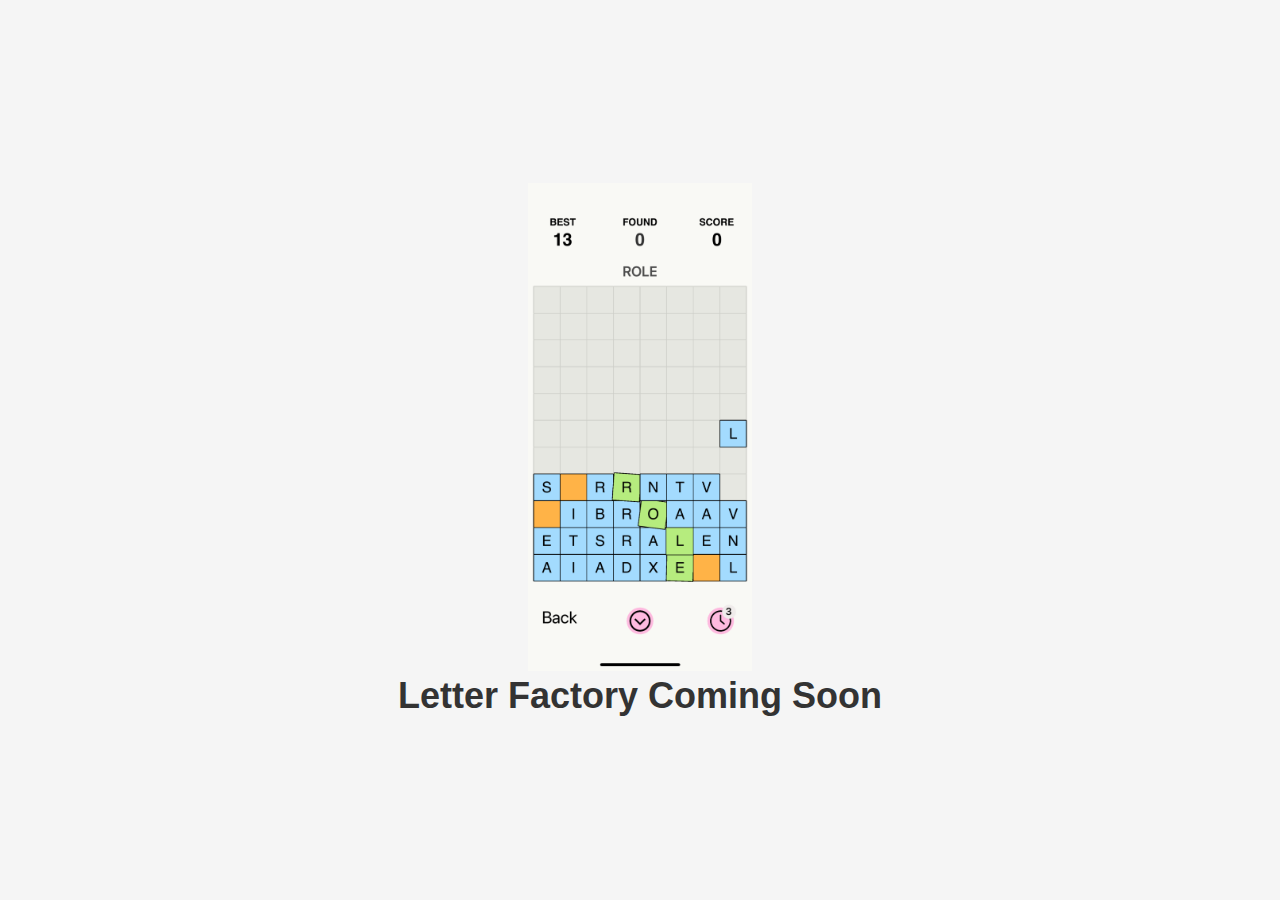
<file: letterfactory/index.html>
<!DOCTYPE html>
<html lang="en">
<head>
    <meta charset="UTF-8">
    <meta name="viewport" content="width=device-width, initial-scale=1.0">
    <title>Letter Factory Coming Soon</title>
    <style>
        body {
            margin: 0;
            padding: 0;
            font-family: Arial, sans-serif;
            background-color: #f5f5f5;
            display: flex;
            flex-direction: column;
            align-items: center;
            justify-content: center;
            height: 100vh;
            text-align: center;
        }
        .text {
            font-size: 36px;
            font-weight: bold;
            color: #333;
            margin-bottom: 0px;
        }
        .image {
            max-width: 20%;
            height: auto;
        }
    </style>
</head>
<body>
    <div class="container">
        <img src="IMG_2276.PNG" alt="Letter Factory" class="image">
        <div class="text">Letter Factory Coming Soon</div>
    </div>
</body>
</html>
</file>
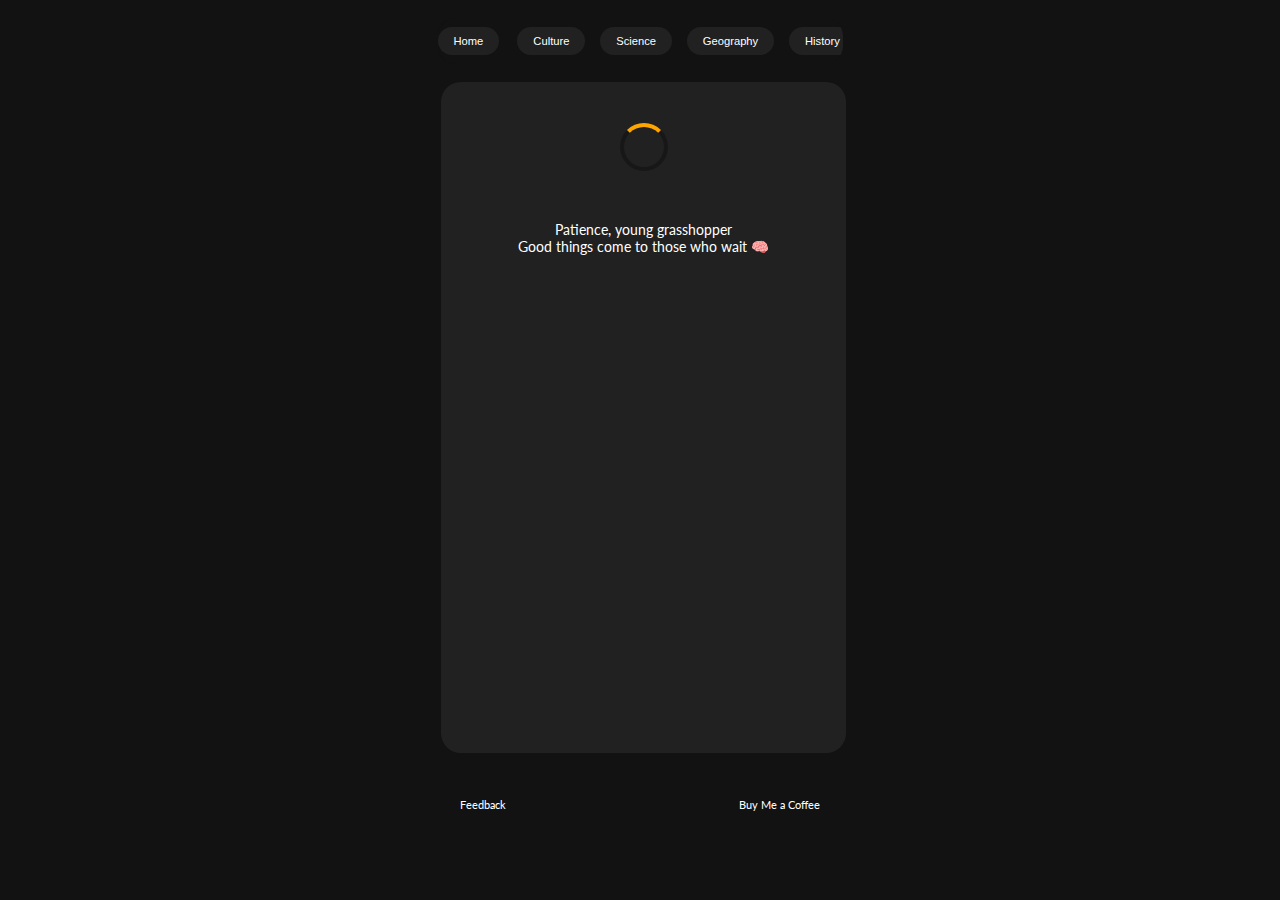
<file: OnlyFacts/index.html>
<!DOCTYPE html>
<html lang="en">
<head>
      <!-- Google tag (gtag.js) -->
    <script async src="https://www.googletagmanager.com/gtag/js?id=G-H3Q3ENHCF7"></script>
    <script>
      window.dataLayer = window.dataLayer || [];
      function gtag(){dataLayer.push(arguments);}
      gtag('js', new Date());
    
      gtag('config', 'G-H3Q3ENHCF7');
    </script>
    <meta charset="UTF-8">
    <meta name="viewport" content="width=device-width, initial-scale=1.0, viewport-fit=cover">
    <link rel="stylesheet" href="styles.css">
    <meta name="description" content="OnlyFacts- Explore a world of endless facts in Science, Culture, Geography, and History on OnlyFacts. Share your favorite facts and expand your knowledge today. Endless Wikipedia Facts">
    <link rel="preconnect" href="https://fonts.googleapis.com">
<link rel="preconnect" href="https://fonts.gstatic.com" crossorigin>
<link href="https://fonts.googleapis.com/css2?family=Lato:wght@300;400&display=swap" rel="stylesheet">
<link rel="icon" href="favicon.png" type="image/x-icon">
    <title>OnlyFacts - Explore the world of knowledge with endless Facts (Endless Wikipedia Facts) </title>
</head>
<body>
    <header>
        <div class="category-nav-container">
            <div class="static-button">
                <button id="home-button">Home</button>
            </div>
            <div class="scrollable-buttons">
                <button class="category-button" data-category="Culture">Culture</button>
                <button class="category-button" data-category="Science">Science</button>
                <button class="category-button" data-category="Geography">Geography</button>
                <button class="category-button" data-category="History">History</button>
            </div>
        </div>       
    </header>
    <main>
        <article class="fact-container" id="fact-container">

            <!-- Fact cards will be dynamically added here -->
        </article>
    </main>
    <div class="peek" id="peek"></div>
    <footer>
        <div class="footer-content">
            <p><a href="https://forms.gle/82sk7tSJKCuyRSfE6">Feedback</a></p>
            <p><a href="https://www.buymeacoffee.com/nbihstudios" target="_blank" rel="noopener noreferrer">Buy Me a Coffee</a></p>
        </div>
    </footer>               
    <script src="script.js"></script>
</body>
</html>
</file>
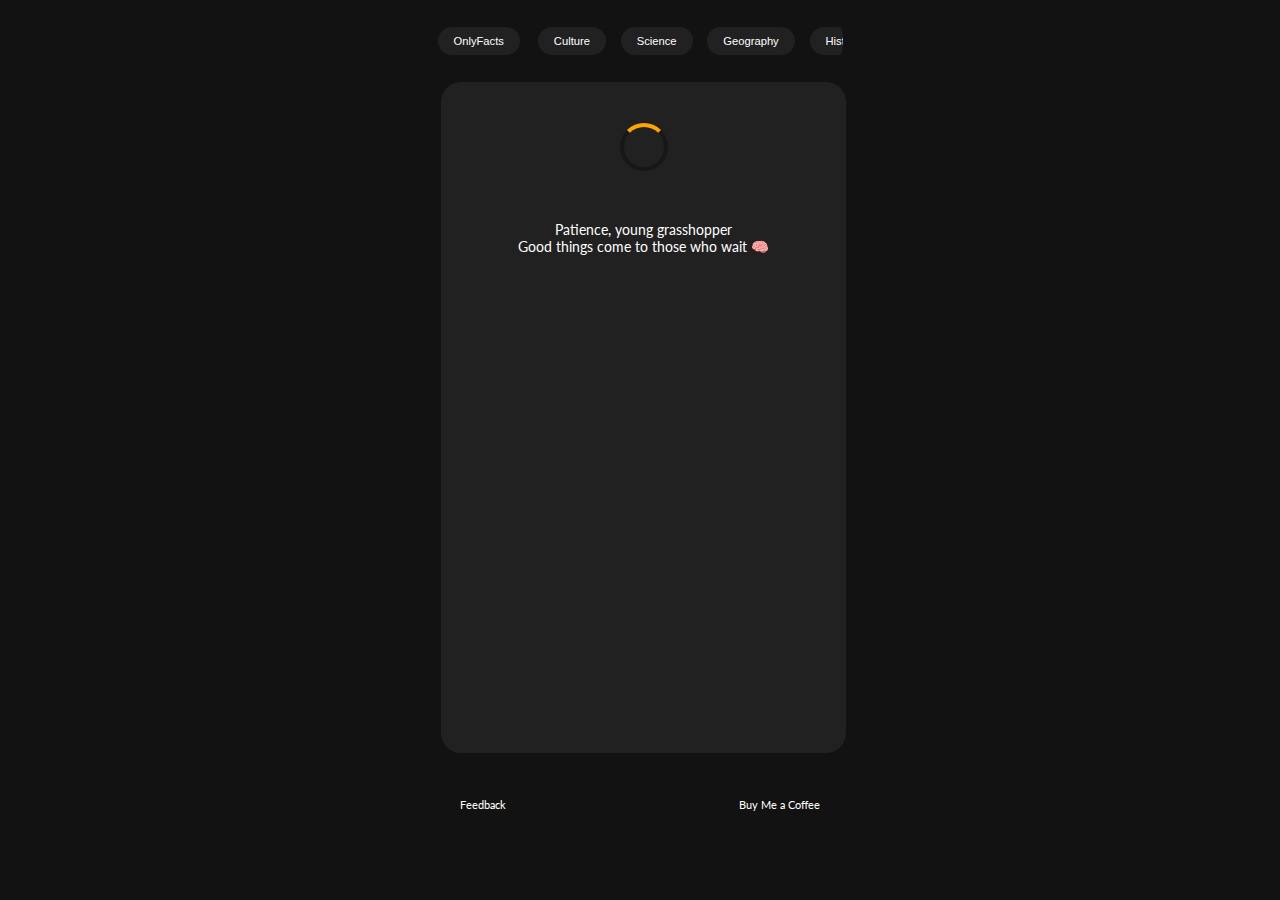
<file: onlyfacts/index.html>
<!DOCTYPE html>
<html lang="en">
<head>
      <!-- Google tag (gtag.js) -->
    <script async src="https://www.googletagmanager.com/gtag/js?id=G-H3Q3ENHCF7"></script>
    <script>
      window.dataLayer = window.dataLayer || [];
      function gtag(){dataLayer.push(arguments);}
      gtag('js', new Date());
    
      gtag('config', 'G-H5LBX7R1F5');
    </script>
    <meta charset="UTF-8">
    <meta name="viewport" content="width=device-width, initial-scale=1.0, viewport-fit=cover">
    <link rel="stylesheet" href="styles.css">
    <meta name="description" content="OnlyFacts- Explore a world of endless facts in Science, Culture, Geography, and History on OnlyFacts. Share your favorite facts and expand your knowledge today. Endless Wikipedia Facts">
    <link rel="preconnect" href="https://fonts.googleapis.com">
<link rel="preconnect" href="https://fonts.gstatic.com" crossorigin>
<link href="https://fonts.googleapis.com/css2?family=Lato:wght@300;400&display=swap" rel="stylesheet">
<link rel="icon" href="favicon.png" type="image/x-icon">
    <title>OnlyFacts - Explore the world of knowledge with endless Facts (Endless Wikipedia Facts) </title>
</head>
<body>
    <header>
        <div class="category-nav-container">
            <div class="static-button">
                <button id="home-button">OnlyFacts</button>
            </div>
            <div class="scrollable-buttons">
                <button class="category-button" data-category="Culture">Culture</button>
                <button class="category-button" data-category="Science">Science</button>
                <button class="category-button" data-category="Geography">Geography</button>
                <button class="category-button" data-category="History">History</button>
            </div>
        </div>       
    </header>
    <main>
        <article class="fact-container" id="fact-container">

            <!-- Fact cards will be dynamically added here -->
        </article>
    </main>
    <div class="peek" id="peek"></div>
    <footer>
        <div class="footer-content">
            <p><a href="https://forms.gle/82sk7tSJKCuyRSfE6" target="_blank" rel="noopener noreferrer" >Feedback</a></p>
            <p><a href="https://www.buymeacoffee.com/nbihstudios" target="_blank" rel="noopener noreferrer">Buy Me a Coffee</a></p>
        </div>
    </footer>               
    <script src="script.js"></script>
</body>
</html>
</file>
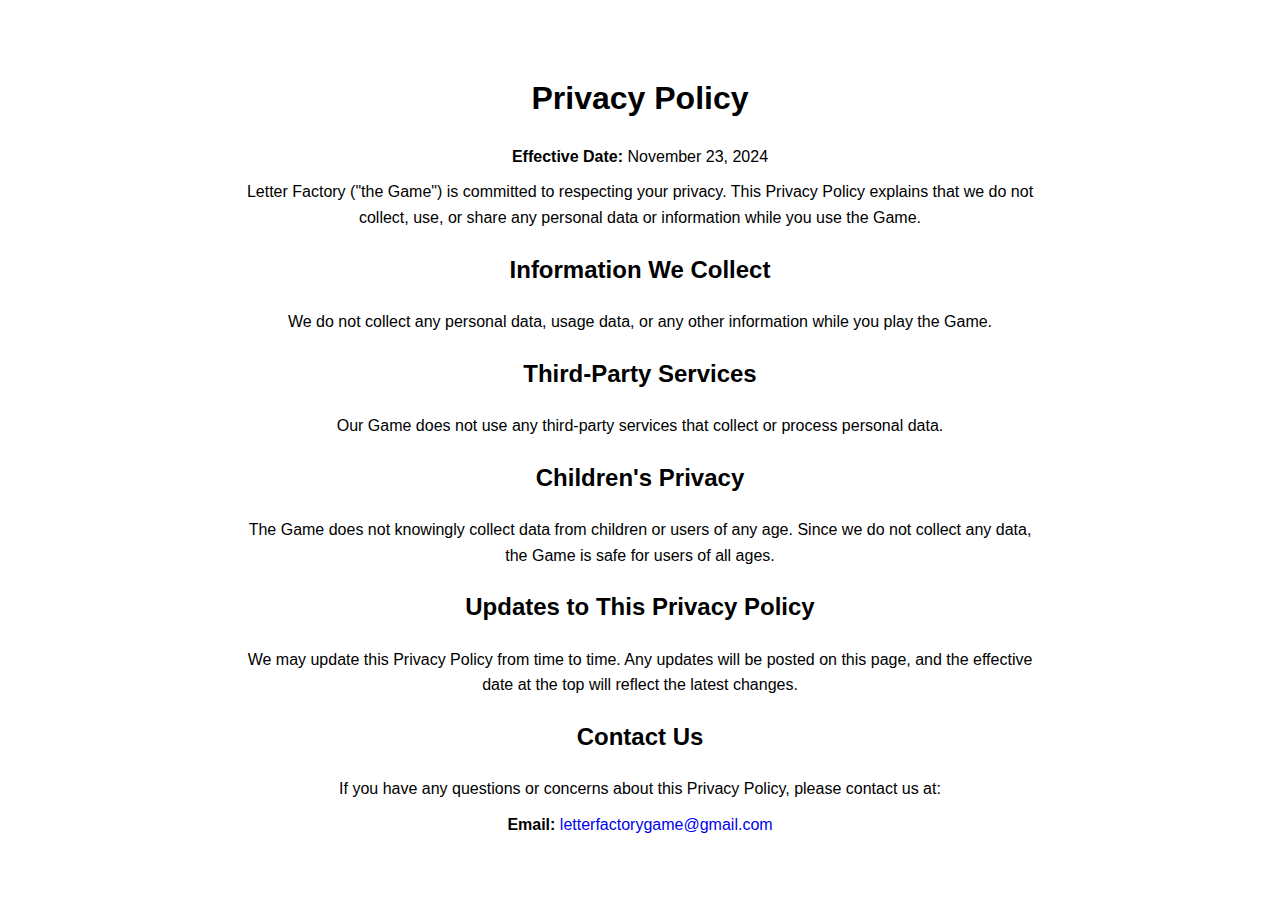
<file: privacy.html>
<!DOCTYPE html>
<html lang="en">
<head>
    <meta charset="UTF-8">
    <meta name="viewport" content="width=device-width, initial-scale=1.0">
    <title>Privacy Policy - Letter Factory</title>
    <style>
        body {
            font-family: Arial, sans-serif;
            margin: 0;
            padding: 0;
            display: flex;
            justify-content: center;
            align-items: center;
            height: 100vh;
            background-color: #ffffff;
            color: #000000;
            line-height: 1.6;
            text-align: center;
        }
        main {
            max-width: 800px;
            padding: 20px;
        }
        h1, h2 {
            margin: 20px 0;
        }
        p {
            margin: 10px 0;
        }
        a {
            color: #0000EE;
            text-decoration: none;
        }
        a:hover {
            text-decoration: underline;
        }
    </style>
</head>
<body>
    <main>
        <h1>Privacy Policy</h1>
        <p><strong>Effective Date:</strong> November 23, 2024</p>
        <p>Letter Factory ("the Game") is committed to respecting your privacy. This Privacy Policy explains that we do not collect, use, or share any personal data or information while you use the Game.</p>

        <h2>Information We Collect</h2>
        <p>We do not collect any personal data, usage data, or any other information while you play the Game.</p>

        <h2>Third-Party Services</h2>
        <p>Our Game does not use any third-party services that collect or process personal data.</p>

        <h2>Children's Privacy</h2>
        <p>The Game does not knowingly collect data from children or users of any age. Since we do not collect any data, the Game is safe for users of all ages.</p>

        <h2>Updates to This Privacy Policy</h2>
        <p>We may update this Privacy Policy from time to time. Any updates will be posted on this page, and the effective date at the top will reflect the latest changes.</p>

        <h2>Contact Us</h2>
        <p>If you have any questions or concerns about this Privacy Policy, please contact us at:</p>
        <p><strong>Email:</strong> <a href="mailto:letterfactorygame@gmail.com">letterfactorygame@gmail.com</a></p>
    </main>
</body>
</html>
</file>
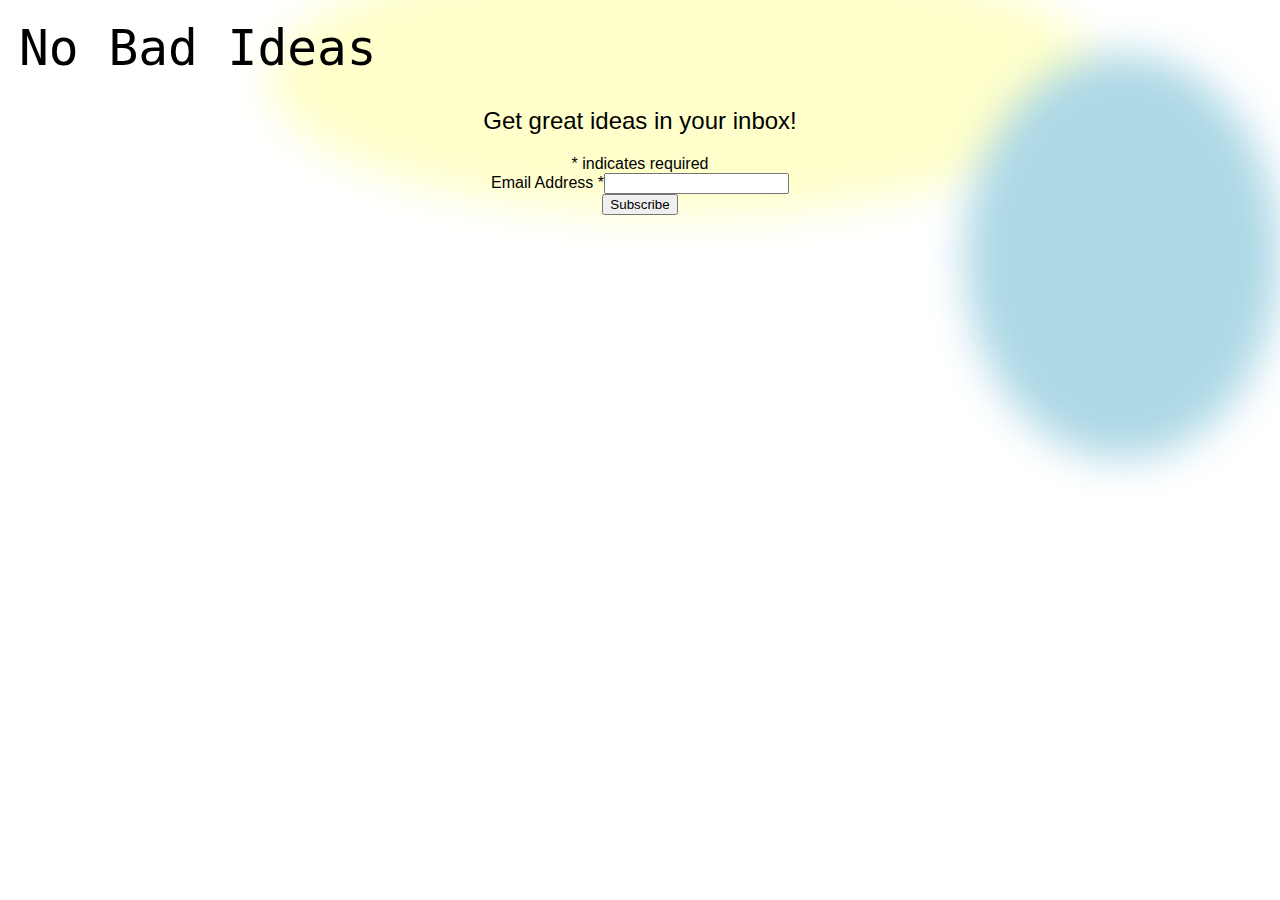
<file: subscribe.html>
<!DOCTYPE html>
<html>
    <head>
          <!-- Google tag (gtag.js) -->
    <script async src="https://www.googletagmanager.com/gtag/js?id=G-H3Q3ENHCF7"></script>
    <script>
      window.dataLayer = window.dataLayer || [];
      function gtag(){dataLayer.push(arguments);}
      gtag('js', new Date());
    
      gtag('config', 'G-H3Q3ENHCF7');
    </script>
        <meta charset="UTF-8">
        <meta name="viewport" content="width=device-width, initial-scale=1">
        <title>No Bad Ideas</title>
        <link rel="icon" type="image/png" href="favicon.png">
        <link rel="stylesheet" type="text/css" href="styles.css">
        <link rel="preconnect" href="https://fonts.googleapis.com">
        <link rel="preconnect" href="https://fonts.gstatic.com" crossorigin>
        <link href="https://fonts.googleapis.com/css2?family=Inter:wght@100;200;400;500;900&family=Lato:wght@300;400&display=swap" rel="stylesheet">
        <meta name="description" content="No Bad Ideas is a creative studio making the world more playful">
    </head>
<body>
    <header>
        <a href="index.html" id="logo">No Bad Ideas</a>  
    </header>
    <div class="subscribe-box">
        <div id="mc_embed_shell">
            <link href="//cdn-images.mailchimp.com/embedcode/classic-061523.css" rel="stylesheet" type="text/css">
      <div id="mc_embed_signup">
          <form action="https://nobadideashere.us7.list-manage.com/subscribe/post?u=1ef1b89c37e790555ef08d041&amp;id=02047afe64&amp;f_id=00c8f6e3f0" method="post" id="mc-embedded-subscribe-form" name="mc-embedded-subscribe-form" class="validate" target="_blank">
              <div id="mc_embed_signup_scroll"><h2 style="font-weight: normal;">Get great ideas in your inbox!</h2>
                  <div class="indicates-required"><span class="asterisk">*</span> indicates required</div>
                  <div class="mc-field-group"><label for="mce-EMAIL">Email Address <span class="asterisk">*</span></label><input type="email" name="EMAIL" class="required email" id="mce-EMAIL" required="" value=""></div>
              <div id="mce-responses" class="clear foot">
                  <div class="response" id="mce-error-response" style="display: none;"></div>
                  <div class="response" id="mce-success-response" style="display: none;"></div>
              </div>
          <div aria-hidden="true" style="position: absolute; left: -5000px;">
              /* real people should not fill this in and expect good things - do not remove this or risk form bot signups */
              <input type="text" name="b_1ef1b89c37e790555ef08d041_02047afe64" tabindex="-1" value="">
          </div>
              <div class="optionalParent">
                  <div class="clear foot">
                      <input type="submit" name="subscribe" id="mc-embedded-subscribe" class="button" value="Subscribe">
                  </div>
              </div>
          </div>
      </form>
      </div>
      <script type="text/javascript" src="//s3.amazonaws.com/downloads.mailchimp.com/js/mc-validate.js"></script><script type="text/javascript">(function($) {window.fnames = new Array(); window.ftypes = new Array();fnames[0]='EMAIL';ftypes[0]='email';fnames[1]='FNAME';ftypes[1]='text';fnames[2]='LNAME';ftypes[2]='text';fnames[3]='ADDRESS';ftypes[3]='address';fnames[4]='PHONE';ftypes[4]='phone';fnames[5]='BIRTHDAY';ftypes[5]='birthday';}(jQuery));var $mcj = jQuery.noConflict(true);</script></div>
    </div>
</body>
</html>
</file>
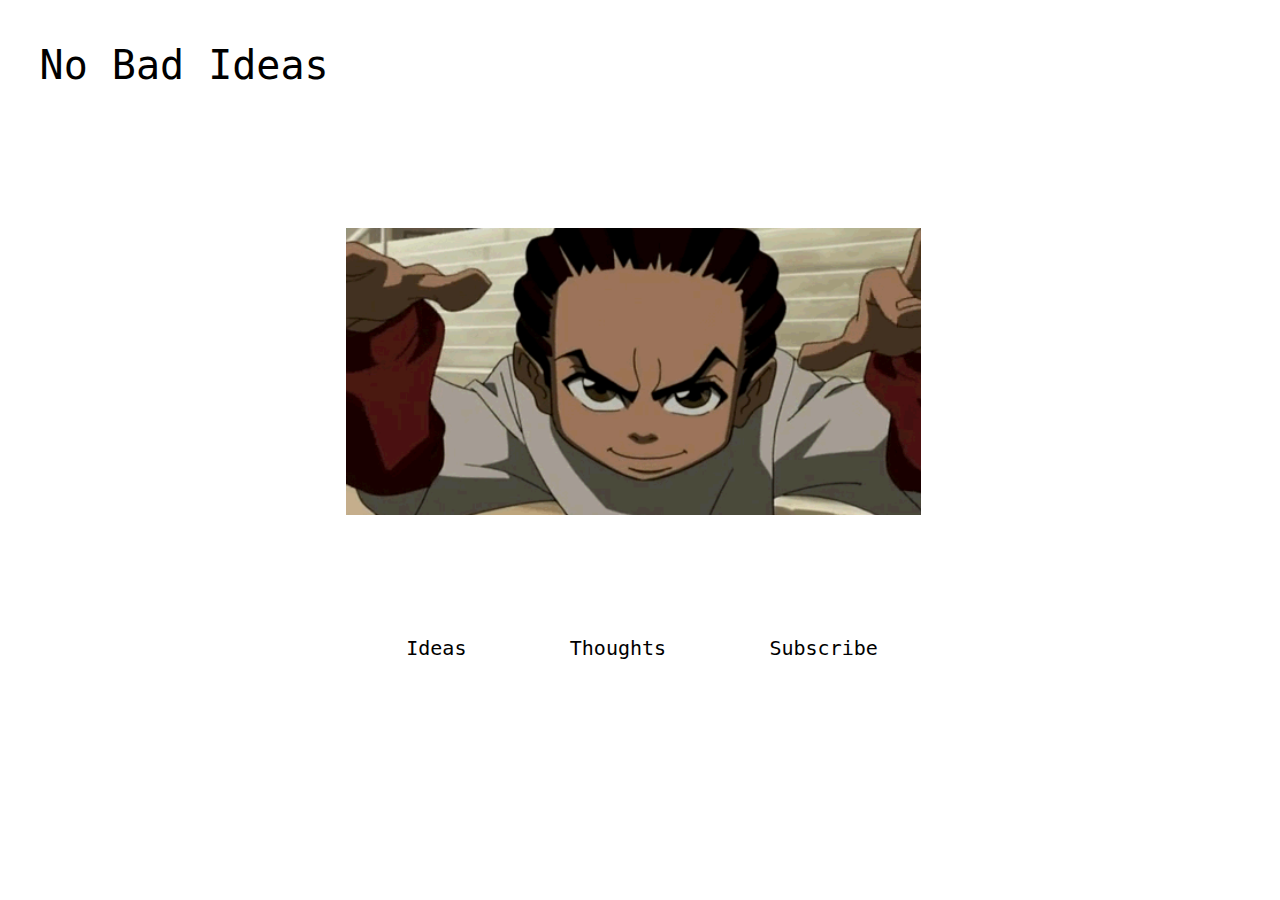
<file: thoughts.html>
<!DOCTYPE html>
<html lang="en">
<head>
    <meta charset="UTF-8">
    <meta name="viewport" content="width=device-width, initial-scale=1.0">
    <title>No Bad Ideas</title>
    <link rel="stylesheet" type="text/css" href="thoughts.css">
    <link rel="icon" type="image/png" href="favicon.png"/>
</head>
<body>
    <div class="topnav">
        <a href="index.html" class="home">No Bad Ideas</a>
    </div>
    <div class="gif">
        <img src="boondocks.GIF" alt="Matrix gif" class="image">
    </div>
    

    <footer>
        <div class="footerlinks">
            <ul>
                <li><a href="ideas.html">Ideas</a></li>
                <li><a href="thoughts.html">Thoughts</a></li>
                <li><a href="subscribe.html">Subscribe</a></li>     
            </ul>
            
        </div>
</body>
</html>
</file>
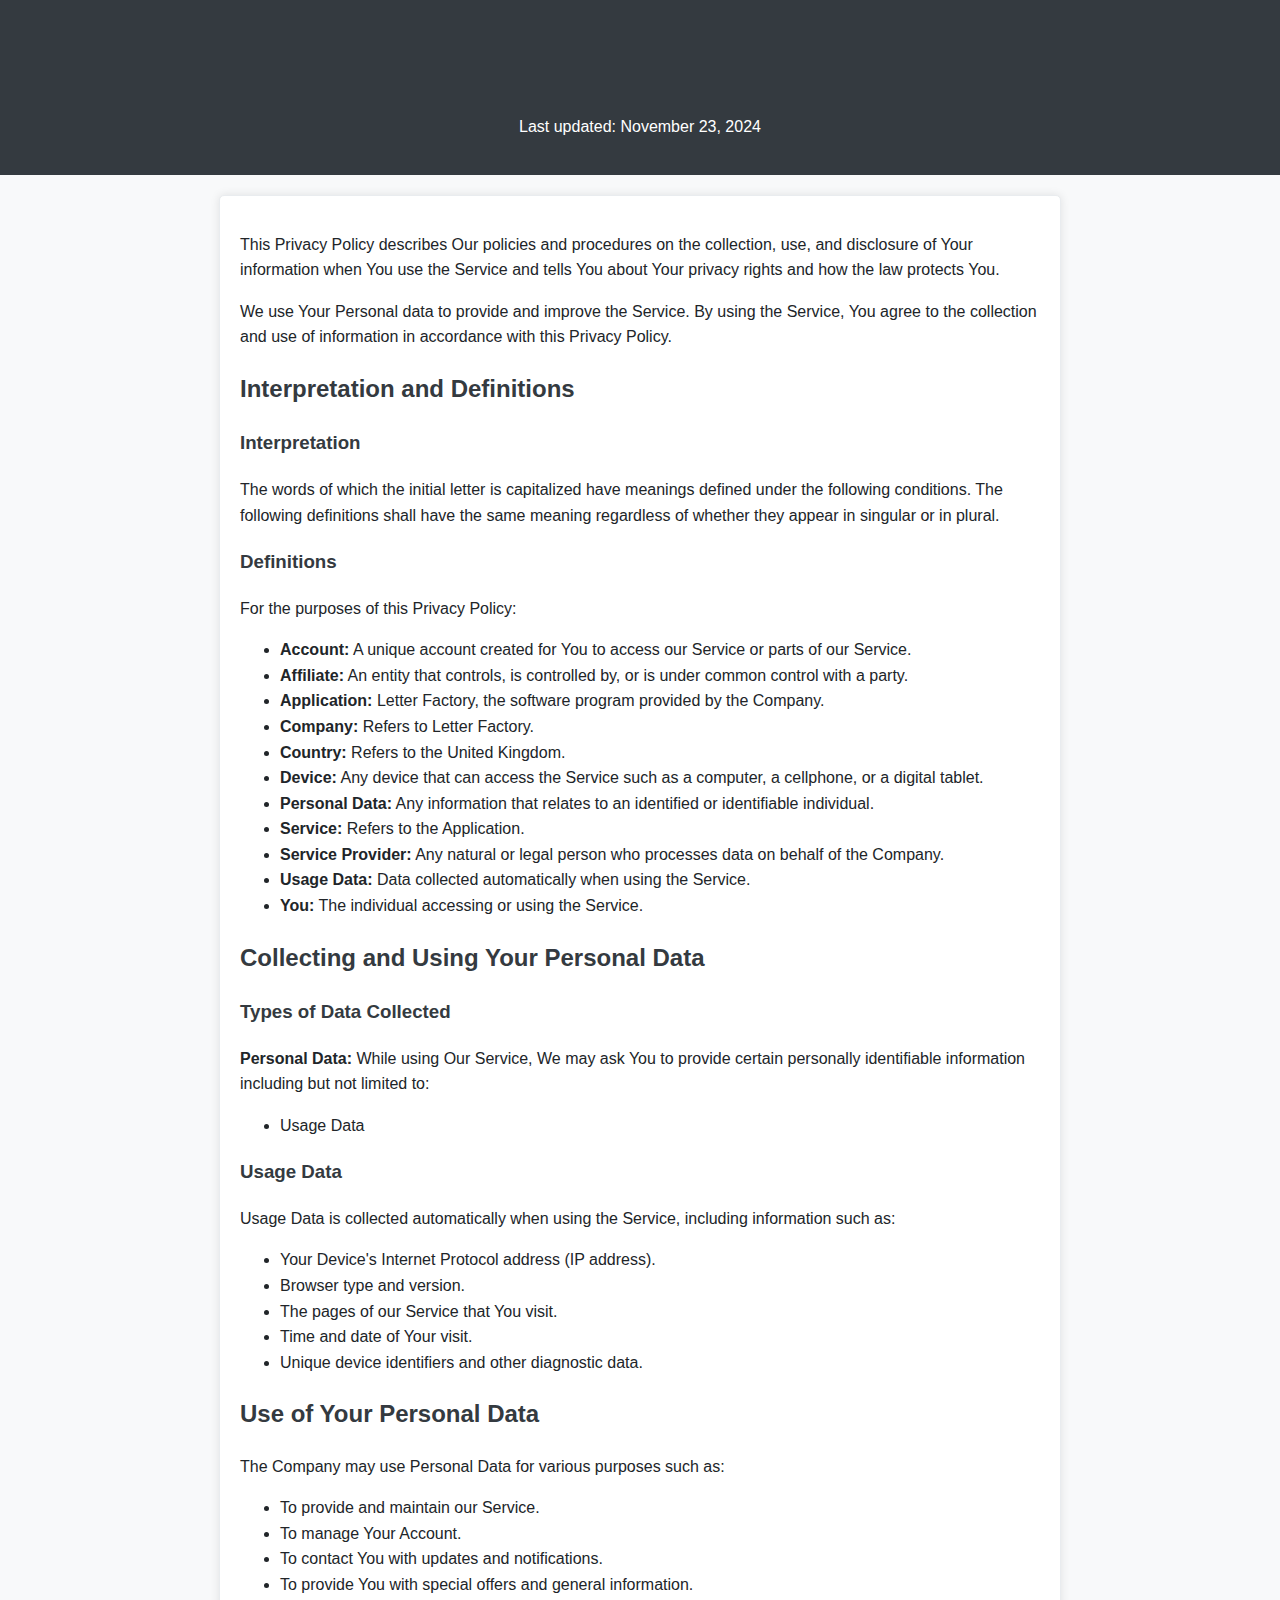
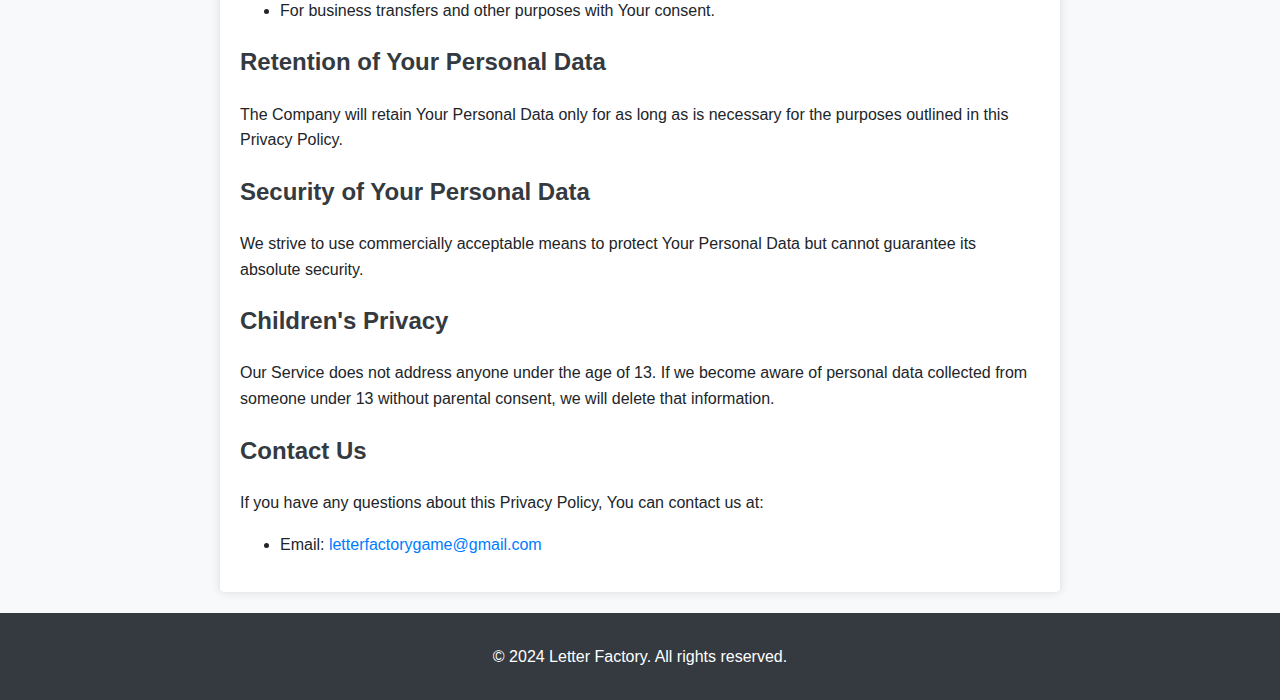
<file: letterfactory/privacy.html>
<!DOCTYPE html>
<html lang="en">
<head>
    <meta charset="UTF-8">
    <meta name="viewport" content="width=device-width, initial-scale=1.0">
    <title>Privacy Policy - Letter Factory</title>
    <style>
        body {
            font-family: Arial, sans-serif;
            margin: 0;
            padding: 0;
            background-color: #f8f9fa;
            color: #212529;
            line-height: 1.6;
        }
        header {
            background-color: #343a40;
            color: #ffffff;
            padding: 20px 15px;
            text-align: center;
        }
        main {
            max-width: 800px;
            margin: 20px auto;
            padding: 20px;
            background: #ffffff;
            border: 1px solid #e9ecef;
            border-radius: 5px;
            box-shadow: 0 0 10px rgba(0, 0, 0, 0.1);
        }
        h1, h2, h3 {
            color: #343a40;
        }
        h1 {
            font-size: 2rem;
        }
        h2 {
            font-size: 1.5rem;
            margin-top: 20px;
        }
        ul, p {
            margin-bottom: 15px;
        }
        a {
            color: #007bff;
            text-decoration: none;
        }
        a:hover {
            text-decoration: underline;
        }
        footer {
            text-align: center;
            padding: 15px;
            background-color: #343a40;
            color: #ffffff;
            margin-top: 20px;
        }
    </style>
</head>
<body>
    <header>
        <h1>Privacy Policy</h1>
        <p>Last updated: November 23, 2024</p>
    </header>
    <main>
        <p>This Privacy Policy describes Our policies and procedures on the collection, use, and disclosure of Your information when You use the Service and tells You about Your privacy rights and how the law protects You.</p>
        <p>We use Your Personal data to provide and improve the Service. By using the Service, You agree to the collection and use of information in accordance with this Privacy Policy.</p>
        
        <h2>Interpretation and Definitions</h2>
        <h3>Interpretation</h3>
        <p>The words of which the initial letter is capitalized have meanings defined under the following conditions. The following definitions shall have the same meaning regardless of whether they appear in singular or in plural.</p>

        <h3>Definitions</h3>
        <p>For the purposes of this Privacy Policy:</p>
        <ul>
            <li><strong>Account:</strong> A unique account created for You to access our Service or parts of our Service.</li>
            <li><strong>Affiliate:</strong> An entity that controls, is controlled by, or is under common control with a party.</li>
            <li><strong>Application:</strong> Letter Factory, the software program provided by the Company.</li>
            <li><strong>Company:</strong> Refers to Letter Factory.</li>
            <li><strong>Country:</strong> Refers to the United Kingdom.</li>
            <li><strong>Device:</strong> Any device that can access the Service such as a computer, a cellphone, or a digital tablet.</li>
            <li><strong>Personal Data:</strong> Any information that relates to an identified or identifiable individual.</li>
            <li><strong>Service:</strong> Refers to the Application.</li>
            <li><strong>Service Provider:</strong> Any natural or legal person who processes data on behalf of the Company.</li>
            <li><strong>Usage Data:</strong> Data collected automatically when using the Service.</li>
            <li><strong>You:</strong> The individual accessing or using the Service.</li>
        </ul>

        <h2>Collecting and Using Your Personal Data</h2>
        <h3>Types of Data Collected</h3>
        <p><strong>Personal Data:</strong> While using Our Service, We may ask You to provide certain personally identifiable information including but not limited to:</p>
        <ul>
            <li>Usage Data</li>
        </ul>

        <h3>Usage Data</h3>
        <p>Usage Data is collected automatically when using the Service, including information such as:</p>
        <ul>
            <li>Your Device's Internet Protocol address (IP address).</li>
            <li>Browser type and version.</li>
            <li>The pages of our Service that You visit.</li>
            <li>Time and date of Your visit.</li>
            <li>Unique device identifiers and other diagnostic data.</li>
        </ul>

        <h2>Use of Your Personal Data</h2>
        <p>The Company may use Personal Data for various purposes such as:</p>
        <ul>
            <li>To provide and maintain our Service.</li>
            <li>To manage Your Account.</li>
            <li>To contact You with updates and notifications.</li>
            <li>To provide You with special offers and general information.</li>
            <li>For business transfers and other purposes with Your consent.</li>
        </ul>

        <h2>Retention of Your Personal Data</h2>
        <p>The Company will retain Your Personal Data only for as long as is necessary for the purposes outlined in this Privacy Policy.</p>

        <h2>Security of Your Personal Data</h2>
        <p>We strive to use commercially acceptable means to protect Your Personal Data but cannot guarantee its absolute security.</p>

        <h2>Children's Privacy</h2>
        <p>Our Service does not address anyone under the age of 13. If we become aware of personal data collected from someone under 13 without parental consent, we will delete that information.</p>

        <h2>Contact Us</h2>
        <p>If you have any questions about this Privacy Policy, You can contact us at:</p>
        <ul>
            <li>Email: <a href="mailto:letterfactorygame@gmail.com">letterfactorygame@gmail.com</a></li>
        </ul>
    </main>
    <footer>
        <p>&copy; 2024 Letter Factory. All rights reserved.</p>
    </footer>
</body>
</html>
</file>
<file: OnlyFacts/styles.css>
/* styles.css */
body {
    font-family: 'Lato', Arial, sans-serif;
    color: white;
    margin: 0;
    padding: 0;
    display: flex;
    flex-direction: column; /* Ensure flex children stack vertically */
    align-items: center; /* Center horizontally */
    height: 100vh;
    background-color: #121212; /* Default to light mode background */
    overflow: hidden; /* Hide default scrollbar */
}

body::-webkit-scrollbar {
    width: 0.5em; /* Adjust as needed */
}

.fact-container {
    font-size: 0.9rem;
    font-weight: 400;
    text-align: center;
    width: 45vh;
    padding-left: 0.5em;
    background-color: #121212;
    overflow-y: scroll;
    scroll-snap-type: y mandatory;
    max-height: 83vh;
    margin-top: 2vh; /* Add margin-top to separate it from the navigation bar */

}

.fact-text {
    margin-bottom: 2vh; /* Adjust this value to control the spacing */
    padding: 2vh;
    margin-top: 2.5vh;
    max-width: 85%;
    margin: 2.5vh auto 2vh auto;
}

/* Hide scrollbar for webkit-based browsers inside .fact-container */
.fact-container::-webkit-scrollbar {
    width: 0.5em; /* Adjust as needed */
}

#fact-container {
    scroll-behavior: smooth;
    /* Other styles for your fact container */
}



.max-image-size {
    max-width: 70%; /* Adjust as needed based on your container size */
    max-height: 30%;
    object-fit: contain;
    overflow: hidden;
    margin: 0 auto 2vh;
    display: block;
}

.fact-card {
    margin-bottom: 3.5vh;
    min-height: 74.5vh;
    background-color:#212121;
    border-radius: 2.2vh;
    scroll-snap-align: start;
    display: flex;
    flex-direction: column;
    justify-content: flex-start; /* Adjust this property */
    overflow: hidden; /* Add overflow property */
    color: white;
}




.peek {
    position: absolute;
    bottom: 0;
    width: 100%;
    background-color: var(--peek-background);
    text-align: center;
    padding: 5px 0;
    cursor: pointer;
    transition: background-color 0.2s, opacity 0.2s; /* Add opacity transition */
    opacity: 0; /* Initially hidden */
}

.peek span {
    color: #888;
}



.loading-indicator {
    display: none; /* Initially hidden */
    position: absolute;
    top: 50%;
    left: 50%;
    transform: translate(-50%, -50%);
    background-color: rgba(255, 255, 255, 0.8);
    padding: 10px;
    border-radius: 5px;
    box-shadow: 0 0 10px rgba(0, 0, 0, 0.2);
}

.loading-message {
    height: 60vh;
    padding: 20px;
    background-color: green; /* Default to light mode background */
    border-radius: 10px;
    box-shadow: 0 2px 4px rgba(0, 0, 0, 0.1);
    scroll-snap-align: start; /* Snap each card to the start of the container */
    display: flex;
    max-width: 45vh;
    flex-direction: column;
    justify-content: space-between; /* Space between image and text */

    /* Add margin-top and margin-bottom to control spacing */
    margin-top: 10px; /* Adjust this value for top spacing */
    margin-bottom: 10px; /* Adjust this value for bottom spacing */

    /* Animation properties */
    animation: loadingAnimation 1s ease-in-out infinite;
}


@keyframes loadingAnimation {
    0% {
        transform: scale(1);
    }
    50% {
        transform: scale(1.1);
    }
    100% {
        transform: scale(1);
    }
}

/* Add a new class to control spacing */
.message-container {
    margin-top: 10px; /* Adjust this value for spacing */
    margin-bottom: 10px; /* Adjust this value for spacing */
}


.loading-spinner {
    margin: 10% auto;
    width: 40px;
    height: 40px;
    border: 4px solid rgba(0, 0, 0, 0.3);
    border-top: 4px solid #FFA500; /* Color of the spinner */
    border-radius: 50%;
    animation: spin 1s linear infinite;
}

@keyframes spin {
    0% {
        transform: rotate(0deg);
    }
    100% {
        transform: rotate(360deg);
    }
}

.category-nav-container {
    overflow-x: auto; /* Enable horizontal scrolling */
    white-space: nowrap; /* Prevent button text from wrapping */
    -ms-overflow-style: none; /* Hide scrollbar in Internet Explorer */
    scrollbar-width: none; /* Hide scrollbar in Firefox */
    background-color: #121212;
    border-radius: 2vh;
    position: sticky;
    top: 0;
    margin-top: 2vh;
    z-index: 2;
    display: flex;
    justify-content: space-between;
    width: 45vh; /* Take full width of the container */
}

/* Hide the scrollbar for other browsers */
.category-nav-container::-webkit-scrollbar {
    display: none;
}

/* Hide the scrollbar for Firefox */
.category-nav-container {
    scrollbar-width: none;
}

.static-button {
    padding: 1vh 0vh 1vh 0vh; /* Add padding to the static button container */
    background-color: #121212;
}

/* Add CSS to style the category navigation */
.category-nav, #home-button {
    display: inline-block; /* Display buttons inline */
    padding: 10px; /* Add padding to both home and category buttons */
}

#home-button {
    background-color: #212121;
    border: none;
    cursor: pointer;
    padding: 8px 16px;
    border-radius: 3vh; /* Add border-radius for rounded shape */
    font-size: 0.7rem;
    transition: background-color 0.2s, color 0.2s, border-radius 0.2s; /* Add transitions */
    color: white;
    margin-right: 1vh; /* Add some spacing between home and category buttons */
}

.category-button {
    background-color: #212121;
    border: none;
    cursor: pointer;
    padding: 8px 16px;
    border-radius: 3vh; /* Add border-radius for rounded shape */
    font-size: 0.7rem;
    transition: background-color 0.2s, color 0.2s, border-radius 0.2s; /* Add transitions */
    color: white;
    margin-right:1.2vh; /* Add some spacing between category buttons */
}


.category-button:hover {
    background-color: #FFA500; /* Light grey background on hover */
    color: #121212;
}

.category-button:focus {
    outline: none; /* Remove focus outline */
}

.category-button.clicked {
    background-color: #FFA500; /* Orange background when clicked */
    color: var(--text-light);
    border-radius: 15px; /* Maintain the rounded shape when clicked */
}

#home-button:hover {
    background-color: #FFA500; /* Light grey background on hover */
    color: #121212;
}

#home-button:focus {
    outline: none; /* Remove focus outline */
}

#home-button.clicked {
    background-color: #FFA500; /* Orange background when clicked */
    color: var(--text-light);
    border-radius: 15px; /* Maintain the rounded shape when clicked */
}

.scrollable-buttons {
    overflow-x: auto; /* Enable horizontal scrolling for these buttons */
    white-space: nowrap; /* Prevent button text from wrapping */
    padding: 1vh ;
}


/* Style the footer and its content */
footer {
    background-color:  #121212;
    color: white;
    width: 50vh;
    text-align: center;
    display: flex;
    justify-content: space-between;
    align-items: center;
}

.footer-content {
    width: 50vh;
    margin: 0 auto;
    display: flex;
    justify-content: space-between;
    align-items: center;
    background-color:  #121212;
}

/* Style the "Feedback" link */
footer a {
    color: white;
    font-size: 0.7rem;
    text-decoration: none;
    margin-left: 5vh;
    margin-right: 5vh; /* Add right margin to increase spacing */
}

footer p{
        display: block;
        margin-block-start: 1vh;
        margin-block-end: 1vh;
        margin-inline-start: 0px;
        margin-inline-end: 0px;
}
</file>
<file: onlyfacts/styles.css>
/* styles.css */
body {
    font-family: 'Lato', Arial, sans-serif;
    color: white;
    margin: 0;
    padding: 0;
    display: flex;
    flex-direction: column; /* Ensure flex children stack vertically */
    align-items: center; /* Center horizontally */
    height: 100vh;
    background-color: #121212; /* Default to light mode background */
    overflow: hidden; /* Hide default scrollbar */
}

body::-webkit-scrollbar {
    width: 0.5em; /* Adjust as needed */
}

.fact-container {
    font-size: 0.9rem;
    font-weight: 400;
    text-align: center;
    width: 45vh;
    padding-left: 0.5em;
    background-color: #121212;
    overflow-y: scroll;
    scroll-snap-type: y mandatory;
    max-height: 83vh;
    margin-top: 2vh; /* Add margin-top to separate it from the navigation bar */

}

.fact-text {
    margin-bottom: 2vh; /* Adjust this value to control the spacing */
    padding: 2vh;
    margin-top: 2.5vh;
    max-width: 85%;
    margin: 2.5vh auto 2vh auto;
}

/* Hide scrollbar for webkit-based browsers inside .fact-container */
.fact-container::-webkit-scrollbar {
    width: 0.5em; /* Adjust as needed */
}

#fact-container {
    scroll-behavior: smooth;
    /* Other styles for your fact container */
}



.max-image-size {
    max-width: 70%; /* Adjust as needed based on your container size */
    max-height: 30%;
    object-fit: contain;
    overflow: hidden;
    margin: 0 auto 2vh;
    display: block;
}

.fact-card {
    margin-bottom: 3.5vh;
    min-height: 74.5vh;
    background-color:#212121;
    border-radius: 2.2vh;
    scroll-snap-align: start;
    display: flex;
    flex-direction: column;
    justify-content: flex-start; /* Adjust this property */
    overflow: hidden; /* Add overflow property */
    color: white;
}




.peek {
    position: absolute;
    bottom: 0;
    width: 100%;
    background-color: var(--peek-background);
    text-align: center;
    padding: 5px 0;
    cursor: pointer;
    transition: background-color 0.2s, opacity 0.2s; /* Add opacity transition */
    opacity: 0; /* Initially hidden */
}

.peek span {
    color: #888;
}



.loading-indicator {
    display: none; /* Initially hidden */
    position: absolute;
    top: 50%;
    left: 50%;
    transform: translate(-50%, -50%);
    background-color: rgba(255, 255, 255, 0.8);
    padding: 10px;
    border-radius: 5px;
    box-shadow: 0 0 10px rgba(0, 0, 0, 0.2);
}

.loading-message {
    height: 60vh;
    padding: 20px;
    background-color: green; /* Default to light mode background */
    border-radius: 10px;
    box-shadow: 0 2px 4px rgba(0, 0, 0, 0.1);
    scroll-snap-align: start; /* Snap each card to the start of the container */
    display: flex;
    max-width: 45vh;
    flex-direction: column;
    justify-content: space-between; /* Space between image and text */

    /* Add margin-top and margin-bottom to control spacing */
    margin-top: 10px; /* Adjust this value for top spacing */
    margin-bottom: 10px; /* Adjust this value for bottom spacing */

    /* Animation properties */
    animation: loadingAnimation 1s ease-in-out infinite;
}


@keyframes loadingAnimation {
    0% {
        transform: scale(1);
    }
    50% {
        transform: scale(1.1);
    }
    100% {
        transform: scale(1);
    }
}

/* Add a new class to control spacing */
.message-container {
    margin-top: 10px; /* Adjust this value for spacing */
    margin-bottom: 10px; /* Adjust this value for spacing */
}


.loading-spinner {
    margin: 10% auto;
    width: 40px;
    height: 40px;
    border: 4px solid rgba(0, 0, 0, 0.3);
    border-top: 4px solid #FFA500; /* Color of the spinner */
    border-radius: 50%;
    animation: spin 1s linear infinite;
}

@keyframes spin {
    0% {
        transform: rotate(0deg);
    }
    100% {
        transform: rotate(360deg);
    }
}

.category-nav-container {
    overflow-x: auto; /* Enable horizontal scrolling */
    white-space: nowrap; /* Prevent button text from wrapping */
    -ms-overflow-style: none; /* Hide scrollbar in Internet Explorer */
    scrollbar-width: none; /* Hide scrollbar in Firefox */
    background-color: #121212;
    border-radius: 2vh;
    position: sticky;
    top: 0;
    margin-top: 2vh;
    z-index: 2;
    display: flex;
    justify-content: space-between;
    width: 45vh; /* Take full width of the container */
}

/* Hide the scrollbar for other browsers */
.category-nav-container::-webkit-scrollbar {
    display: none;
}

/* Hide the scrollbar for Firefox */
.category-nav-container {
    scrollbar-width: none;
}

.static-button {
    padding: 1vh 0vh 1vh 0vh; /* Add padding to the static button container */
    background-color: #121212;
}

/* Add CSS to style the category navigation */
.category-nav, #home-button {
    display: inline-block; /* Display buttons inline */
    padding: 10px; /* Add padding to both home and category buttons */
}

#home-button {
    background-color: #212121;
    border: none;
    cursor: pointer;
    padding: 8px 16px;
    border-radius: 3vh; /* Add border-radius for rounded shape */
    font-size: 0.7rem;
    transition: background-color 0.2s, color 0.2s, border-radius 0.2s; /* Add transitions */
    color: white;
    margin-right: 1vh; /* Add some spacing between home and category buttons */
}

.category-button {
    background-color: #212121;
    border: none;
    cursor: pointer;
    padding: 8px 16px;
    border-radius: 3vh; /* Add border-radius for rounded shape */
    font-size: 0.7rem;
    transition: background-color 0.2s, color 0.2s, border-radius 0.2s; /* Add transitions */
    color: white;
    margin-right:1.2vh; /* Add some spacing between category buttons */
}


.category-button:hover {
    background-color: #FFA500; /* Light grey background on hover */
    color: #121212;
}

.category-button:focus {
    outline: none; /* Remove focus outline */
}

.category-button.clicked {
    background-color: #FFA500; /* Orange background when clicked */
    color: var(--text-light);
    border-radius: 15px; /* Maintain the rounded shape when clicked */
}

#home-button:hover {
    background-color: #FFA500; /* Light grey background on hover */
    color: #121212;
}

#home-button:focus {
    outline: none; /* Remove focus outline */
}

#home-button.clicked {
    background-color: #FFA500; /* Orange background when clicked */
    color: var(--text-light);
    border-radius: 15px; /* Maintain the rounded shape when clicked */
}

.scrollable-buttons {
    overflow-x: auto; /* Enable horizontal scrolling for these buttons */
    white-space: nowrap; /* Prevent button text from wrapping */
    padding: 1vh ;
}


/* Style the footer and its content */
footer {
    background-color:  #121212;
    color: white;
    width: 50vh;
    text-align: center;
    display: flex;
    justify-content: space-between;
    align-items: center;
}

.footer-content {
    width: 50vh;
    margin: 0 auto;
    display: flex;
    justify-content: space-between;
    align-items: center;
    background-color:  #121212;
}

/* Style the "Feedback" link */
footer a {
    color: white;
    font-size: 0.7rem;
    text-decoration: none;
    margin-left: 5vh;
    margin-right: 5vh; /* Add right margin to increase spacing */
}

footer p{
        display: block;
        margin-block-start: 1vh;
        margin-block-end: 1vh;
        margin-inline-start: 0px;
        margin-inline-end: 0px;
}
</file>
<file: styles.css>
body {
    font-family: Arial, sans-serif;
    margin: 0;
    padding: 0;
    background-color: white; /* Whitish background */
    overflow: hidden;
    position: relative;
}

body::before {
    content: "";
    position: absolute;
    bottom: 0;
    left: 30vh;
    width: 65%;
    height: 30vh; /* Adjust the height to control the size of the semi-circle */
    background-color: rgb(255, 255, 203); /* Yellow background color */
    border-radius: 50%; /* Creates a semi-circle shape */
    filter: blur(20px); /* Adjust the blur as needed */
    animation: changeColorsBefore 20s infinite;
    z-index: -1;
}

@keyframes changeColorsBefore {
    0%, 100% {
        background-color: lightgoldenrodyellow; /* Start and end with yellow */
    }
    50% {
        background-color: lavender; /* Transition to light red */
    }
}

@keyframes changeColorsAfter {
    0%, 100% {
        background-color: lightblue; /* Start and end with light blue */
    }
    50% {
        background-color: lightgreen; /* Transition to complementary color (light blue) */
    }
}
body::after {
    content: "";
    position: absolute;
    top: 5vh;
    right: 0;
    width: 35vh; /* Adjust the width to control the size of the circle */
    height: 45vh; /* Adjust the height to control the size of the circle */
    background-color: lightblue; /* Baby blue background color */
    border-radius: 50%; /* Creates a circular shape */
    filter: blur(20px); /* Adjust the blur as needed */
    animation: changeColorsAfter 20s infinite;
    z-index: -1;
}


header {
    text-align: left;
    padding: 10px;
    display: flex;
    align-items: center;
    margin: 1vh;
}

#logo {
    font-family: 'PT Mono', monospace;
    font-size: 5.5vh;
    font-weight:200;
    margin-right: 10vh;
    color: black;
    white-space: nowrap;
    text-decoration: none;
    
}

#info {
    font-family: 'inter' , sans-serif;
    font-size: 3.5vh;
}

#contact{
    margin-right:1vh ;
}

#subscribe{
    margin-right:1vh ;
}

#support{
    margin-right:1vh ;
}

#info a {
    color: black;
}


.title a{
    color: black;
}

main {
    margin: 0 auto; /* Center the main content horizontally */
    width: 90%;
    display: flex;
    flex-direction: column;
    align-items: center; /* Center the content vertically */
    justify-content: center; /* Center the content horizontally */
    height: 70vh; /* Set a fixed height to make it centered */
}

#projects {
    position: relative;
    width: 100%;
    white-space: nowrap; /* Prevent wrapping of child elements */
    overflow-x: auto; /* Enable horizontal scrolling */
    height: 70vh;
}


.project-icon {
    position: absolute;
    height: auto;
}


.project-icon img {
    max-width: 10vh;
}

/* Reduce the gap between the image and the text */
.project-icon p {
    margin: 0.1vh; /* You can adjust this value to your liking */
}

.project1 .category{
    background-color: red;
    color: white; /* Set the text color to contrast with the background */
    display: inline-block; /* Make the background only as wide as the text */
}

.project2 .category{
    background-color:red;
    color: white; /* Set the text color to contrast with the background */
    display: inline-block; /* Make the background only as wide as the text */
}

.project3 .category{
    background-color: red;
    color: white; /* Set the text color to contrast with the background */
    display: inline-block; /* Make the background only as wide as the text */
}

a {
    color: #0077b6;
    text-decoration: none;
}

a:hover {
    text-decoration: underline;
}

.subscribe-box {
    text-align: center;
}



/* Add this CSS for smaller screens to stack the "info" text below the logo */
@media (max-width: 768px) {
    body {
        overflow-y: hidden;
    }
    #logo {
        margin-bottom: 1rem; /* Add margin at the bottom of the logo text */
        margin: 2vh;
    }

    #info {
        font-size: 2.5vh; /* Reduce font size for better mobile readability */
        text-align: center; /* Center-align the text */
        margin: 0 2vh;
    }

    header {
        flex-direction: column; /* Stack the logo and info vertically */
    }


}
</file>
<file: thoughts.css>
body{
    background-color:white;
}
html{
    height: 100vh;
}

.topnav{
    margin: 2.5% 2.5% 2.5% 2.5%;
    padding: 10px 0px 20px 0px;
    position: static;
    text-align: left;
    
}

.topnav a{
    font-family: 'PT Mono', monospace;
    color: rgb(0, 0, 0);
    font-size:40px;
    text-decoration: none;

}

.gif{
    margin: 2.5% 2.5% 2.5% 12%;
    padding:7% 5% 0% 5%;
    width: 65%;
    
  }

  .image{
    display: block;
    width: 70%;
    height: auto;
    margin:auto;
  }
  .footerlinks{
    margin: 5% 15% 0% 15%;
    padding: 2.5% ;
}

.footerlinks ul {
    padding: 0 0 0 7%;
    text-align: center;


}

.footerlinks li{
    display:inline-block;
    padding: 10px 10% 0 3%;
    
   
}

.footerlinks a{
    font-family: 'PT Mono', monospace;
    color: black;
    font-size: 20px;
    text-decoration: none;
}

/* For mobile phones: */
@media only screen and (max-width: 600px) {

    html{
        height: 100vh;
        width: auto;
    }
    body{
        background-color: white;
    }

    .topnav{
        margin: 40px 20px 0px 20px;
        padding: 10px 0px 60px 0px;
        position: static;
        text-align: left;
        
    }

    .topnav a{
        font-family: 'PT Mono', monospace;
        color: black;
        font-size:20px;
        text-decoration: none;
    }
    .gif{
        margin: 26% 1% 2.5% 1%;
        padding:0% 0% 0% 0%;
        width: 100%;
        
      }
    
      .image{
        display: block;
        margin-left: auto;
        margin-right: auto;
        width: 88%;
      }

      .footerlinks{
        margin: 20% 15% 0% 15%;
        padding: 2.5% ;
        position: absolute;
        bottom: 7%;
        width: 70%;
        height: 2.5rem;
    }

    .footerlinks ul {
        padding: 0px;
        text-align: center;


    }

    .footerlinks li{
        display:inline-block;
        padding: 5px;
        
       
    }

    .footerlinks a{
        font-family: 'PT Mono', monospace;
        color:black;
        font-size: 15px;
        text-decoration: none;
    }
  }
</file>
